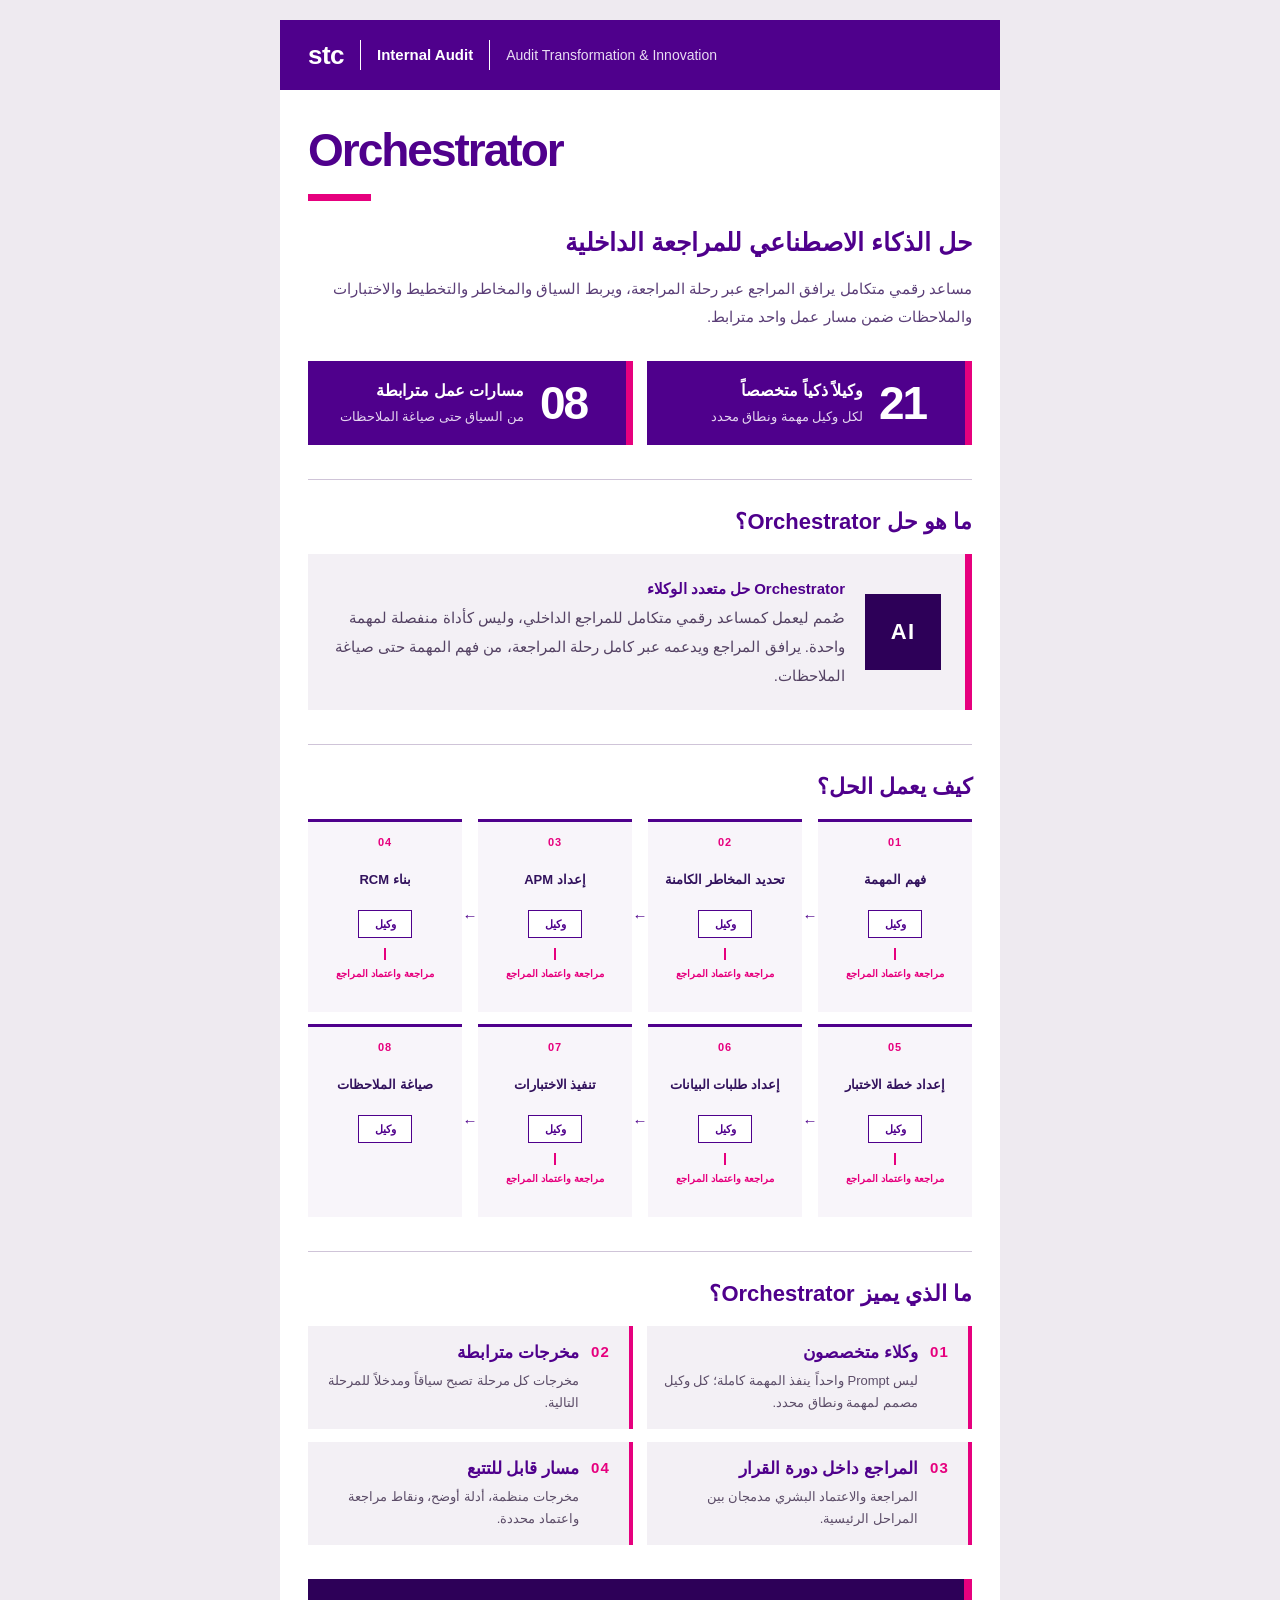
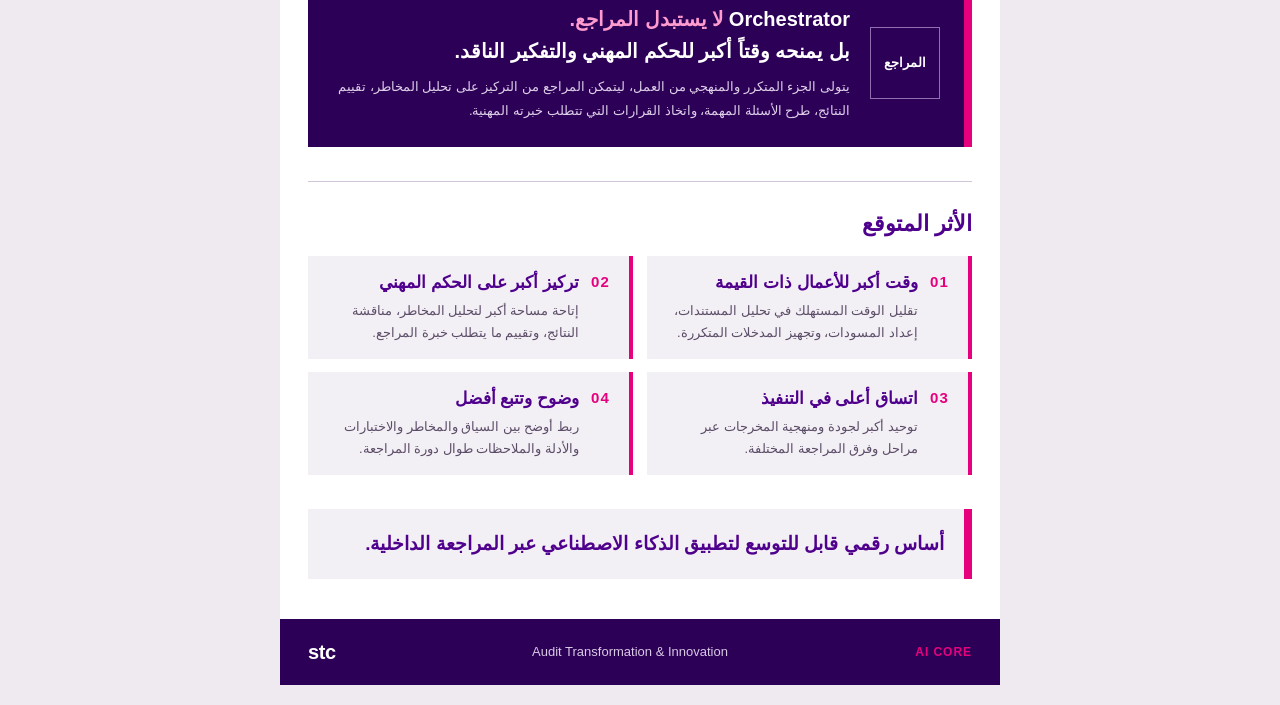
<file: email-poster/Version3/orchestrator_email.html>
<!doctype html>
<html lang="ar" dir="rtl" xmlns:mso="urn:schemas-microsoft-com:office:office" xmlns:msdt="uuid:C2F41010-65B3-11d1-A29F-00AA00C14882">
  <head>
    <meta charset="utf-8" />
    <meta http-equiv="Content-Type" content="text/html; charset=utf-8" />
    <meta name="viewport" content="width=device-width, initial-scale=1" />
    <title>Orchestrator &middot; Internal Audit &middot; stc</title>
  
<!--[if gte mso 9]><xml>
<mso:CustomDocumentProperties>
<mso:_dlc_DocId msdt:dt="string">UQKRV34WMPZ3-1979299420-1462283</mso:_dlc_DocId>
<mso:_dlc_DocIdItemGuid msdt:dt="string">9f2edd7d-0229-4737-b6df-48be648f3ba0</mso:_dlc_DocIdItemGuid>
<mso:_dlc_DocIdUrl msdt:dt="string">https://pwceur.sharepoint.com/sites/ae-GSD-0AMnmKU7FMzEEUk9PVA/_layouts/15/DocIdRedir.aspx?ID=UQKRV34WMPZ3-1979299420-1462283, UQKRV34WMPZ3-1979299420-1462283</mso:_dlc_DocIdUrl>
</mso:CustomDocumentProperties>
</xml><![endif]-->
</head>
  <body dir="rtl" style="margin:0; padding:0; background-color:#eeeaf0; color:#32125d; font-family:'Segoe UI', Tahoma, Arial, sans-serif; -webkit-text-size-adjust:100%; -ms-text-size-adjust:100%;">
    <table dir="ltr" role="presentation" width="100%" border="0" cellpadding="0" cellspacing="0" style="width:100%; border-collapse:collapse; background-color:#eeeaf0; mso-table-lspace:0pt; mso-table-rspace:0pt;">
      <tr>
        <td align="center" style="padding:20px 10px;">

          <table dir="ltr" role="presentation" width="720" border="0" cellpadding="0" cellspacing="0" style="width:720px; max-width:720px; border-collapse:collapse; background-color:#ffffff; mso-table-lspace:0pt; mso-table-rspace:0pt;">

            <!-- TOPBAR -->
            <tr>
              <td bgcolor="#4f008c" style="background-color:#4f008c; padding:20px 28px;">
                <table dir="ltr" role="presentation" border="0" cellpadding="0" cellspacing="0" style="border-collapse:collapse;">
                  <tr>
                    <!-- Replace this text wordmark with a hosted or CID image if desired: <img src="cid:stc-logo-white" width="60" height="30" alt="stc" style="display:block;border:0;" /> -->
                    <td dir="ltr" valign="middle" style="padding-right:16px; color:#ffffff; font-family:Arial, Helvetica, sans-serif; font-size:26px; font-weight:bold; letter-spacing:-0.02em; line-height:30px;">stc</td>
                    <td width="1" bgcolor="#ffffff" style="width:1px; font-size:0; line-height:0;">&nbsp;</td>
                    <td dir="ltr" valign="middle" style="padding:0 16px; color:#ffffff; font-family:Arial, Helvetica, sans-serif; font-size:15px; font-weight:bold; line-height:22px;">Internal Audit</td>
                    <td width="1" bgcolor="#ffffff" style="width:1px; font-size:0; line-height:0;">&nbsp;</td>
                    <td dir="ltr" valign="middle" style="padding-left:16px; color:#e9dcf3; font-family:Arial, Helvetica, sans-serif; font-size:14px; line-height:22px;">Audit Transformation &amp; Innovation</td>
                  </tr>
                </table>
              </td>
            </tr>

            <!-- HERO -->
            <tr>
              <td style="padding:36px 28px 30px;">
                <table dir="ltr" role="presentation" width="664" border="0" cellpadding="0" cellspacing="0" style="width:664px; border-collapse:collapse;">
                  <tr>
                    <td dir="ltr" align="left" style="color:#4f008c; font-family:Arial, Helvetica, sans-serif; font-size:46px; font-weight:bold; letter-spacing:-2px; line-height:48px;">Orchestrator</td>
                  </tr>
                  <tr>
                    <td style="padding-top:20px; font-size:0; line-height:0;">
                      <table dir="ltr" role="presentation" border="0" cellpadding="0" cellspacing="0" style="border-collapse:collapse;">
                        <tr>
                          <td width="63" height="7" bgcolor="#e6007e" style="width:63px; height:7px; font-size:0; line-height:7px;">&nbsp;</td>
                        </tr>
                      </table>
                    </td>
                  </tr>
                  <tr>
                    <td dir="rtl" align="right" style="padding-top:22px; color:#4f008c; font-family:'Segoe UI', Tahoma, Arial, sans-serif; font-size:25px; font-weight:bold; line-height:38px; text-align:right;">حل الذكاء الاصطناعي للمراجعة الداخلية</td>
                  </tr>
                  <tr>
                    <td dir="rtl" align="right" style="padding-top:14px; color:#5b3e77; font-family:'Segoe UI', Tahoma, Arial, sans-serif; font-size:15px; line-height:28px; text-align:right;">مساعد رقمي متكامل يرافق المراجع عبر رحلة المراجعة، ويربط السياق والمخاطر والتخطيط والاختبارات والملاحظات ضمن مسار عمل واحد مترابط.</td>
                  </tr>
                </table>
              </td>
            </tr>

            <!-- STATS: 21 AGENTS / 08 WORKFLOWS -->
            <tr>
              <td style="padding:0 28px;">
                <table dir="ltr" role="presentation" width="664" border="0" cellpadding="0" cellspacing="0" style="width:664px; border-collapse:collapse;">
                  <tr>
                    <td width="325" valign="top" style="width:325px;">
                      <table dir="ltr" role="presentation" width="325" border="0" cellpadding="0" cellspacing="0" style="width:325px; border-collapse:collapse; background-color:#4f008c;">
                        <tr>
                          <td dir="rtl" valign="middle" align="right" style="padding:18px 16px 18px 18px; color:#ffffff; font-family:'Segoe UI', Tahoma, Arial, sans-serif; font-size:16px; font-weight:bold; line-height:24px; text-align:right;">
                            مسارات عمل مترابطة
                            <div style="margin-top:4px; color:#e5d5f0; font-size:13px; font-weight:normal; line-height:20px;">من السياق حتى صياغة الملاحظات</div>
                          </td>
                          <td dir="ltr" valign="middle" align="left" width="86" style="width:86px; padding:14px 0; color:#ffffff; font-family:Arial, Helvetica, sans-serif; font-size:46px; font-weight:bold; letter-spacing:-2px; line-height:50px;">08</td>
                          <td width="7" bgcolor="#e6007e" style="width:7px; font-size:0; line-height:0;">&nbsp;</td>
                        </tr>
                      </table>
                    </td>
                    <td width="14" style="width:14px; font-size:0; line-height:0;">&nbsp;</td>
                    <td width="325" valign="top" style="width:325px;">
                      <table dir="ltr" role="presentation" width="325" border="0" cellpadding="0" cellspacing="0" style="width:325px; border-collapse:collapse; background-color:#4f008c;">
                        <tr>
                          <td dir="rtl" valign="middle" align="right" style="padding:18px 16px 18px 18px; color:#ffffff; font-family:'Segoe UI', Tahoma, Arial, sans-serif; font-size:16px; font-weight:bold; line-height:24px; text-align:right;">
                            وكيلاً ذكياً متخصصاً
                            <div style="margin-top:4px; color:#e5d5f0; font-size:13px; font-weight:normal; line-height:20px;">لكل وكيل مهمة ونطاق محدد</div>
                          </td>
                          <td dir="ltr" valign="middle" align="left" width="86" style="width:86px; padding:14px 0; color:#ffffff; font-family:Arial, Helvetica, sans-serif; font-size:46px; font-weight:bold; letter-spacing:-2px; line-height:50px;">21</td>
                          <td width="7" bgcolor="#e6007e" style="width:7px; font-size:0; line-height:0;">&nbsp;</td>
                        </tr>
                      </table>
                    </td>
                  </tr>
                </table>
              </td>
            </tr>

            <!-- ABOUT -->
            <tr>
              <td style="padding:34px 28px 0;">
                <table dir="ltr" role="presentation" width="664" border="0" cellpadding="0" cellspacing="0" style="width:664px; border-collapse:collapse;">
                  <tr>
                    <td height="1" bgcolor="#cfc4d8" style="height:1px; font-size:0; line-height:1px;">&nbsp;</td>
                  </tr>
                  <tr>
                    <td dir="rtl" align="right" style="padding:26px 0 16px; color:#4f008c; font-family:'Segoe UI', Tahoma, Arial, sans-serif; font-size:22px; font-weight:bold; line-height:32px; text-align:right;">ما هو حل Orchestrator؟</td>
                  </tr>
                  <tr>
                    <td>
                      <table dir="ltr" role="presentation" width="664" border="0" cellpadding="0" cellspacing="0" style="width:664px; border-collapse:collapse; background-color:#f3f0f5;">
                        <tr>
                          <td dir="rtl" valign="middle" align="right" style="padding:20px 20px 20px 22px; color:#544263; font-family:'Segoe UI', Tahoma, Arial, sans-serif; font-size:15px; line-height:29px; text-align:right;">
                            <span style="color:#4f008c; font-weight:bold;">Orchestrator</span> <span style="color:#4f008c; font-weight:bold;">حل متعدد الوكلاء</span><br />صُمم ليعمل كمساعد رقمي متكامل للمراجع الداخلي، وليس كأداة منفصلة لمهمة واحدة. يرافق المراجع ويدعمه عبر كامل رحلة المراجعة، من فهم المهمة حتى صياغة الملاحظات.
                          </td>
                          <!-- Optional hosted or CID icon slot: replace the text block below with <img src="cid:icon-agents" width="76" height="76" alt="" style="display:block;border:0;" /> -->
                          <td valign="middle" width="100" style="width:100px; padding:20px 0;">
                            <table dir="ltr" role="presentation" width="76" border="0" cellpadding="0" cellspacing="0" style="width:76px; border-collapse:collapse; background-color:#2d0058;">
                              <tr>
                                <td dir="ltr" align="center" valign="middle" height="76" style="height:76px; color:#ffffff; font-family:Arial, Helvetica, sans-serif; font-size:22px; font-weight:bold; letter-spacing:0.06em; line-height:26px; text-align:center;">AI</td>
                              </tr>
                            </table>
                          </td>
                          <td width="7" bgcolor="#e6007e" style="width:7px; font-size:0; line-height:0;">&nbsp;</td>
                        </tr>
                      </table>
                    </td>
                  </tr>
                </table>
              </td>
            </tr>

            <!-- WORKFLOW SEQUENCE (8 STEPS, RTL: 01 STARTS AT THE RIGHT) -->
            <tr>
              <td style="padding:34px 28px 0;">
                <table dir="ltr" role="presentation" width="664" border="0" cellpadding="0" cellspacing="0" style="width:664px; border-collapse:collapse;">
                  <tr>
                    <td height="1" bgcolor="#cfc4d8" style="height:1px; font-size:0; line-height:1px;">&nbsp;</td>
                  </tr>
                  <tr>
                    <td dir="rtl" align="right" style="padding:26px 0 16px; color:#4f008c; font-family:'Segoe UI', Tahoma, Arial, sans-serif; font-size:22px; font-weight:bold; line-height:32px; text-align:right;">كيف يعمل الحل؟</td>
                  </tr>

                  <tr>
                    <td>
                      <table dir="ltr" role="presentation" width="664" border="0" cellpadding="0" cellspacing="0" style="width:664px; border-collapse:collapse;">
                        <tr>
                          <td width="154" valign="top" style="width:154px;">
                            <table dir="ltr" role="presentation" width="154" border="0" cellpadding="0" cellspacing="0" style="width:154px; border-collapse:collapse; background-color:#f8f5fa;">
                              <tr><td height="3" bgcolor="#4f008c" style="height:3px; font-size:0; line-height:3px;">&nbsp;</td></tr>
                              <tr>
                                <td dir="rtl" align="center" valign="top" style="padding:12px 10px 14px; text-align:center;">
                                  <div dir="ltr" style="color:#e6007e; font-family:Arial, Helvetica, sans-serif; font-size:11px; font-weight:bold; letter-spacing:0.09em; line-height:16px; text-align:center;">04</div>
                                  <table dir="ltr" role="presentation" width="100%" border="0" cellpadding="0" cellspacing="0" style="width:100%; border-collapse:collapse;"><tr><td dir="rtl" align="center" valign="middle" height="46" style="height:46px; padding:6px 2px 8px; color:#32125d; font-family:'Segoe UI', Tahoma, Arial, sans-serif; font-size:13px; font-weight:bold; line-height:19px; text-align:center;">بناء RCM</td></tr></table>
                                  <table dir="ltr" role="presentation" align="center" border="0" cellpadding="0" cellspacing="0" style="border-collapse:collapse; background-color:#ffffff; border:1px solid #4f008c;">
                                    <tr><td dir="rtl" align="center" valign="middle" width="52" height="26" style="width:52px; height:26px; color:#4f008c; font-family:'Segoe UI', Tahoma, Arial, sans-serif; font-size:11px; font-weight:bold; line-height:26px; text-align:center;">وكيل</td></tr>
                                  </table>
                                  <div style="padding-top:10px; font-size:0; line-height:0;">
                                    <table dir="ltr" role="presentation" align="center" border="0" cellpadding="0" cellspacing="0" style="border-collapse:collapse;">
                                      <tr><td width="2" height="12" bgcolor="#e6007e" style="width:2px; height:12px; font-size:0; line-height:12px;">&nbsp;</td></tr>
                                    </table>
                                  </div>
                                  <table dir="ltr" role="presentation" width="100%" border="0" cellpadding="0" cellspacing="0" style="width:100%; border-collapse:collapse;"><tr><td dir="rtl" align="center" valign="top" height="32" style="height:32px; padding-top:6px; color:#e6007e; font-family:'Segoe UI', Tahoma, Arial, sans-serif; font-size:10px; font-weight:bold; line-height:15px; text-align:center;">مراجعة واعتماد المراجع</td></tr></table>
                                </td>
                              </tr>
                            </table>
                          </td>
                          <td dir="ltr" width="16" align="center" valign="middle" style="width:16px; color:#4f008c; font-family:Arial, Helvetica, sans-serif; font-size:15px; line-height:20px; text-align:center;">&#8592;</td>
                          <td width="154" valign="top" style="width:154px;">
                            <table dir="ltr" role="presentation" width="154" border="0" cellpadding="0" cellspacing="0" style="width:154px; border-collapse:collapse; background-color:#f8f5fa;">
                              <tr><td height="3" bgcolor="#4f008c" style="height:3px; font-size:0; line-height:3px;">&nbsp;</td></tr>
                              <tr>
                                <td dir="rtl" align="center" valign="top" style="padding:12px 10px 14px; text-align:center;">
                                  <div dir="ltr" style="color:#e6007e; font-family:Arial, Helvetica, sans-serif; font-size:11px; font-weight:bold; letter-spacing:0.09em; line-height:16px; text-align:center;">03</div>
                                  <table dir="ltr" role="presentation" width="100%" border="0" cellpadding="0" cellspacing="0" style="width:100%; border-collapse:collapse;"><tr><td dir="rtl" align="center" valign="middle" height="46" style="height:46px; padding:6px 2px 8px; color:#32125d; font-family:'Segoe UI', Tahoma, Arial, sans-serif; font-size:13px; font-weight:bold; line-height:19px; text-align:center;">إعداد APM</td></tr></table>
                                  <table dir="ltr" role="presentation" align="center" border="0" cellpadding="0" cellspacing="0" style="border-collapse:collapse; background-color:#ffffff; border:1px solid #4f008c;">
                                    <tr><td dir="rtl" align="center" valign="middle" width="52" height="26" style="width:52px; height:26px; color:#4f008c; font-family:'Segoe UI', Tahoma, Arial, sans-serif; font-size:11px; font-weight:bold; line-height:26px; text-align:center;">وكيل</td></tr>
                                  </table>
                                  <div style="padding-top:10px; font-size:0; line-height:0;">
                                    <table dir="ltr" role="presentation" align="center" border="0" cellpadding="0" cellspacing="0" style="border-collapse:collapse;">
                                      <tr><td width="2" height="12" bgcolor="#e6007e" style="width:2px; height:12px; font-size:0; line-height:12px;">&nbsp;</td></tr>
                                    </table>
                                  </div>
                                  <table dir="ltr" role="presentation" width="100%" border="0" cellpadding="0" cellspacing="0" style="width:100%; border-collapse:collapse;"><tr><td dir="rtl" align="center" valign="top" height="32" style="height:32px; padding-top:6px; color:#e6007e; font-family:'Segoe UI', Tahoma, Arial, sans-serif; font-size:10px; font-weight:bold; line-height:15px; text-align:center;">مراجعة واعتماد المراجع</td></tr></table>
                                </td>
                              </tr>
                            </table>
                          </td>
                          <td dir="ltr" width="16" align="center" valign="middle" style="width:16px; color:#4f008c; font-family:Arial, Helvetica, sans-serif; font-size:15px; line-height:20px; text-align:center;">&#8592;</td>
                          <td width="154" valign="top" style="width:154px;">
                            <table dir="ltr" role="presentation" width="154" border="0" cellpadding="0" cellspacing="0" style="width:154px; border-collapse:collapse; background-color:#f8f5fa;">
                              <tr><td height="3" bgcolor="#4f008c" style="height:3px; font-size:0; line-height:3px;">&nbsp;</td></tr>
                              <tr>
                                <td dir="rtl" align="center" valign="top" style="padding:12px 10px 14px; text-align:center;">
                                  <div dir="ltr" style="color:#e6007e; font-family:Arial, Helvetica, sans-serif; font-size:11px; font-weight:bold; letter-spacing:0.09em; line-height:16px; text-align:center;">02</div>
                                  <table dir="ltr" role="presentation" width="100%" border="0" cellpadding="0" cellspacing="0" style="width:100%; border-collapse:collapse;"><tr><td dir="rtl" align="center" valign="middle" height="46" style="height:46px; padding:6px 2px 8px; color:#32125d; font-family:'Segoe UI', Tahoma, Arial, sans-serif; font-size:13px; font-weight:bold; line-height:19px; text-align:center;">تحديد المخاطر الكامنة</td></tr></table>
                                  <table dir="ltr" role="presentation" align="center" border="0" cellpadding="0" cellspacing="0" style="border-collapse:collapse; background-color:#ffffff; border:1px solid #4f008c;">
                                    <tr><td dir="rtl" align="center" valign="middle" width="52" height="26" style="width:52px; height:26px; color:#4f008c; font-family:'Segoe UI', Tahoma, Arial, sans-serif; font-size:11px; font-weight:bold; line-height:26px; text-align:center;">وكيل</td></tr>
                                  </table>
                                  <div style="padding-top:10px; font-size:0; line-height:0;">
                                    <table dir="ltr" role="presentation" align="center" border="0" cellpadding="0" cellspacing="0" style="border-collapse:collapse;">
                                      <tr><td width="2" height="12" bgcolor="#e6007e" style="width:2px; height:12px; font-size:0; line-height:12px;">&nbsp;</td></tr>
                                    </table>
                                  </div>
                                  <table dir="ltr" role="presentation" width="100%" border="0" cellpadding="0" cellspacing="0" style="width:100%; border-collapse:collapse;"><tr><td dir="rtl" align="center" valign="top" height="32" style="height:32px; padding-top:6px; color:#e6007e; font-family:'Segoe UI', Tahoma, Arial, sans-serif; font-size:10px; font-weight:bold; line-height:15px; text-align:center;">مراجعة واعتماد المراجع</td></tr></table>
                                </td>
                              </tr>
                            </table>
                          </td>
                          <td dir="ltr" width="16" align="center" valign="middle" style="width:16px; color:#4f008c; font-family:Arial, Helvetica, sans-serif; font-size:15px; line-height:20px; text-align:center;">&#8592;</td>
                          <td width="154" valign="top" style="width:154px;">
                            <table dir="ltr" role="presentation" width="154" border="0" cellpadding="0" cellspacing="0" style="width:154px; border-collapse:collapse; background-color:#f8f5fa;">
                              <tr><td height="3" bgcolor="#4f008c" style="height:3px; font-size:0; line-height:3px;">&nbsp;</td></tr>
                              <tr>
                                <td dir="rtl" align="center" valign="top" style="padding:12px 10px 14px; text-align:center;">
                                  <div dir="ltr" style="color:#e6007e; font-family:Arial, Helvetica, sans-serif; font-size:11px; font-weight:bold; letter-spacing:0.09em; line-height:16px; text-align:center;">01</div>
                                  <table dir="ltr" role="presentation" width="100%" border="0" cellpadding="0" cellspacing="0" style="width:100%; border-collapse:collapse;"><tr><td dir="rtl" align="center" valign="middle" height="46" style="height:46px; padding:6px 2px 8px; color:#32125d; font-family:'Segoe UI', Tahoma, Arial, sans-serif; font-size:13px; font-weight:bold; line-height:19px; text-align:center;">فهم المهمة</td></tr></table>
                                  <table dir="ltr" role="presentation" align="center" border="0" cellpadding="0" cellspacing="0" style="border-collapse:collapse; background-color:#ffffff; border:1px solid #4f008c;">
                                    <tr><td dir="rtl" align="center" valign="middle" width="52" height="26" style="width:52px; height:26px; color:#4f008c; font-family:'Segoe UI', Tahoma, Arial, sans-serif; font-size:11px; font-weight:bold; line-height:26px; text-align:center;">وكيل</td></tr>
                                  </table>
                                  <div style="padding-top:10px; font-size:0; line-height:0;">
                                    <table dir="ltr" role="presentation" align="center" border="0" cellpadding="0" cellspacing="0" style="border-collapse:collapse;">
                                      <tr><td width="2" height="12" bgcolor="#e6007e" style="width:2px; height:12px; font-size:0; line-height:12px;">&nbsp;</td></tr>
                                    </table>
                                  </div>
                                  <table dir="ltr" role="presentation" width="100%" border="0" cellpadding="0" cellspacing="0" style="width:100%; border-collapse:collapse;"><tr><td dir="rtl" align="center" valign="top" height="32" style="height:32px; padding-top:6px; color:#e6007e; font-family:'Segoe UI', Tahoma, Arial, sans-serif; font-size:10px; font-weight:bold; line-height:15px; text-align:center;">مراجعة واعتماد المراجع</td></tr></table>
                                </td>
                              </tr>
                            </table>
                          </td>
                        </tr>
                      </table>
                    </td>
                  </tr>

                  <tr>
                    <td height="12" style="height:12px; font-size:0; line-height:12px;">&nbsp;</td>
                  </tr>

                  <tr>
                    <td>
                      <table dir="ltr" role="presentation" width="664" border="0" cellpadding="0" cellspacing="0" style="width:664px; border-collapse:collapse;">
                        <tr>
                          <td width="154" valign="top" style="width:154px;">
                            <table dir="ltr" role="presentation" width="154" border="0" cellpadding="0" cellspacing="0" style="width:154px; border-collapse:collapse; background-color:#f8f5fa;">
                              <tr><td height="3" bgcolor="#4f008c" style="height:3px; font-size:0; line-height:3px;">&nbsp;</td></tr>
                              <tr>
                                <td dir="rtl" align="center" valign="top" style="padding:12px 10px 14px; text-align:center;">
                                  <div dir="ltr" style="color:#e6007e; font-family:Arial, Helvetica, sans-serif; font-size:11px; font-weight:bold; letter-spacing:0.09em; line-height:16px; text-align:center;">08</div>
                                  <table dir="ltr" role="presentation" width="100%" border="0" cellpadding="0" cellspacing="0" style="width:100%; border-collapse:collapse;"><tr><td dir="rtl" align="center" valign="middle" height="46" style="height:46px; padding:6px 2px 8px; color:#32125d; font-family:'Segoe UI', Tahoma, Arial, sans-serif; font-size:13px; font-weight:bold; line-height:19px; text-align:center;">صياغة الملاحظات</td></tr></table>
                                  <table dir="ltr" role="presentation" align="center" border="0" cellpadding="0" cellspacing="0" style="border-collapse:collapse; background-color:#ffffff; border:1px solid #4f008c;">
                                    <tr><td dir="rtl" align="center" valign="middle" width="52" height="26" style="width:52px; height:26px; color:#4f008c; font-family:'Segoe UI', Tahoma, Arial, sans-serif; font-size:11px; font-weight:bold; line-height:26px; text-align:center;">وكيل</td></tr>
                                  </table>
                                  <div style="padding-top:10px; font-size:0; line-height:0;">
                                    <table dir="ltr" role="presentation" align="center" border="0" cellpadding="0" cellspacing="0" style="border-collapse:collapse;">
                                      <tr><td width="2" height="12" style="width:2px; height:12px; font-size:0; line-height:12px;">&nbsp;</td></tr>
                                    </table>
                                  </div>
                                  <table dir="ltr" role="presentation" width="100%" border="0" cellpadding="0" cellspacing="0" style="width:100%; border-collapse:collapse;"><tr><td dir="rtl" align="center" valign="top" height="32" style="height:32px; padding-top:6px; color:#f8f5fa; font-family:'Segoe UI', Tahoma, Arial, sans-serif; font-size:10px; font-weight:bold; line-height:15px; text-align:center;">&nbsp;</td></tr></table>
                                </td>
                              </tr>
                            </table>
                          </td>
                          <td dir="ltr" width="16" align="center" valign="middle" style="width:16px; color:#4f008c; font-family:Arial, Helvetica, sans-serif; font-size:15px; line-height:20px; text-align:center;">&#8592;</td>
                          <td width="154" valign="top" style="width:154px;">
                            <table dir="ltr" role="presentation" width="154" border="0" cellpadding="0" cellspacing="0" style="width:154px; border-collapse:collapse; background-color:#f8f5fa;">
                              <tr><td height="3" bgcolor="#4f008c" style="height:3px; font-size:0; line-height:3px;">&nbsp;</td></tr>
                              <tr>
                                <td dir="rtl" align="center" valign="top" style="padding:12px 10px 14px; text-align:center;">
                                  <div dir="ltr" style="color:#e6007e; font-family:Arial, Helvetica, sans-serif; font-size:11px; font-weight:bold; letter-spacing:0.09em; line-height:16px; text-align:center;">07</div>
                                  <table dir="ltr" role="presentation" width="100%" border="0" cellpadding="0" cellspacing="0" style="width:100%; border-collapse:collapse;"><tr><td dir="rtl" align="center" valign="middle" height="46" style="height:46px; padding:6px 2px 8px; color:#32125d; font-family:'Segoe UI', Tahoma, Arial, sans-serif; font-size:13px; font-weight:bold; line-height:19px; text-align:center;">تنفيذ الاختبارات</td></tr></table>
                                  <table dir="ltr" role="presentation" align="center" border="0" cellpadding="0" cellspacing="0" style="border-collapse:collapse; background-color:#ffffff; border:1px solid #4f008c;">
                                    <tr><td dir="rtl" align="center" valign="middle" width="52" height="26" style="width:52px; height:26px; color:#4f008c; font-family:'Segoe UI', Tahoma, Arial, sans-serif; font-size:11px; font-weight:bold; line-height:26px; text-align:center;">وكيل</td></tr>
                                  </table>
                                  <div style="padding-top:10px; font-size:0; line-height:0;">
                                    <table dir="ltr" role="presentation" align="center" border="0" cellpadding="0" cellspacing="0" style="border-collapse:collapse;">
                                      <tr><td width="2" height="12" bgcolor="#e6007e" style="width:2px; height:12px; font-size:0; line-height:12px;">&nbsp;</td></tr>
                                    </table>
                                  </div>
                                  <table dir="ltr" role="presentation" width="100%" border="0" cellpadding="0" cellspacing="0" style="width:100%; border-collapse:collapse;"><tr><td dir="rtl" align="center" valign="top" height="32" style="height:32px; padding-top:6px; color:#e6007e; font-family:'Segoe UI', Tahoma, Arial, sans-serif; font-size:10px; font-weight:bold; line-height:15px; text-align:center;">مراجعة واعتماد المراجع</td></tr></table>
                                </td>
                              </tr>
                            </table>
                          </td>
                          <td dir="ltr" width="16" align="center" valign="middle" style="width:16px; color:#4f008c; font-family:Arial, Helvetica, sans-serif; font-size:15px; line-height:20px; text-align:center;">&#8592;</td>
                          <td width="154" valign="top" style="width:154px;">
                            <table dir="ltr" role="presentation" width="154" border="0" cellpadding="0" cellspacing="0" style="width:154px; border-collapse:collapse; background-color:#f8f5fa;">
                              <tr><td height="3" bgcolor="#4f008c" style="height:3px; font-size:0; line-height:3px;">&nbsp;</td></tr>
                              <tr>
                                <td dir="rtl" align="center" valign="top" style="padding:12px 10px 14px; text-align:center;">
                                  <div dir="ltr" style="color:#e6007e; font-family:Arial, Helvetica, sans-serif; font-size:11px; font-weight:bold; letter-spacing:0.09em; line-height:16px; text-align:center;">06</div>
                                  <table dir="ltr" role="presentation" width="100%" border="0" cellpadding="0" cellspacing="0" style="width:100%; border-collapse:collapse;"><tr><td dir="rtl" align="center" valign="middle" height="46" style="height:46px; padding:6px 2px 8px; color:#32125d; font-family:'Segoe UI', Tahoma, Arial, sans-serif; font-size:13px; font-weight:bold; line-height:19px; text-align:center;">إعداد طلبات البيانات</td></tr></table>
                                  <table dir="ltr" role="presentation" align="center" border="0" cellpadding="0" cellspacing="0" style="border-collapse:collapse; background-color:#ffffff; border:1px solid #4f008c;">
                                    <tr><td dir="rtl" align="center" valign="middle" width="52" height="26" style="width:52px; height:26px; color:#4f008c; font-family:'Segoe UI', Tahoma, Arial, sans-serif; font-size:11px; font-weight:bold; line-height:26px; text-align:center;">وكيل</td></tr>
                                  </table>
                                  <div style="padding-top:10px; font-size:0; line-height:0;">
                                    <table dir="ltr" role="presentation" align="center" border="0" cellpadding="0" cellspacing="0" style="border-collapse:collapse;">
                                      <tr><td width="2" height="12" bgcolor="#e6007e" style="width:2px; height:12px; font-size:0; line-height:12px;">&nbsp;</td></tr>
                                    </table>
                                  </div>
                                  <table dir="ltr" role="presentation" width="100%" border="0" cellpadding="0" cellspacing="0" style="width:100%; border-collapse:collapse;"><tr><td dir="rtl" align="center" valign="top" height="32" style="height:32px; padding-top:6px; color:#e6007e; font-family:'Segoe UI', Tahoma, Arial, sans-serif; font-size:10px; font-weight:bold; line-height:15px; text-align:center;">مراجعة واعتماد المراجع</td></tr></table>
                                </td>
                              </tr>
                            </table>
                          </td>
                          <td dir="ltr" width="16" align="center" valign="middle" style="width:16px; color:#4f008c; font-family:Arial, Helvetica, sans-serif; font-size:15px; line-height:20px; text-align:center;">&#8592;</td>
                          <td width="154" valign="top" style="width:154px;">
                            <table dir="ltr" role="presentation" width="154" border="0" cellpadding="0" cellspacing="0" style="width:154px; border-collapse:collapse; background-color:#f8f5fa;">
                              <tr><td height="3" bgcolor="#4f008c" style="height:3px; font-size:0; line-height:3px;">&nbsp;</td></tr>
                              <tr>
                                <td dir="rtl" align="center" valign="top" style="padding:12px 10px 14px; text-align:center;">
                                  <div dir="ltr" style="color:#e6007e; font-family:Arial, Helvetica, sans-serif; font-size:11px; font-weight:bold; letter-spacing:0.09em; line-height:16px; text-align:center;">05</div>
                                  <table dir="ltr" role="presentation" width="100%" border="0" cellpadding="0" cellspacing="0" style="width:100%; border-collapse:collapse;"><tr><td dir="rtl" align="center" valign="middle" height="46" style="height:46px; padding:6px 2px 8px; color:#32125d; font-family:'Segoe UI', Tahoma, Arial, sans-serif; font-size:13px; font-weight:bold; line-height:19px; text-align:center;">إعداد خطة الاختبار</td></tr></table>
                                  <table dir="ltr" role="presentation" align="center" border="0" cellpadding="0" cellspacing="0" style="border-collapse:collapse; background-color:#ffffff; border:1px solid #4f008c;">
                                    <tr><td dir="rtl" align="center" valign="middle" width="52" height="26" style="width:52px; height:26px; color:#4f008c; font-family:'Segoe UI', Tahoma, Arial, sans-serif; font-size:11px; font-weight:bold; line-height:26px; text-align:center;">وكيل</td></tr>
                                  </table>
                                  <div style="padding-top:10px; font-size:0; line-height:0;">
                                    <table dir="ltr" role="presentation" align="center" border="0" cellpadding="0" cellspacing="0" style="border-collapse:collapse;">
                                      <tr><td width="2" height="12" bgcolor="#e6007e" style="width:2px; height:12px; font-size:0; line-height:12px;">&nbsp;</td></tr>
                                    </table>
                                  </div>
                                  <table dir="ltr" role="presentation" width="100%" border="0" cellpadding="0" cellspacing="0" style="width:100%; border-collapse:collapse;"><tr><td dir="rtl" align="center" valign="top" height="32" style="height:32px; padding-top:6px; color:#e6007e; font-family:'Segoe UI', Tahoma, Arial, sans-serif; font-size:10px; font-weight:bold; line-height:15px; text-align:center;">مراجعة واعتماد المراجع</td></tr></table>
                                </td>
                              </tr>
                            </table>
                          </td>
                        </tr>
                      </table>
                    </td>
                  </tr>
                </table>
              </td>
            </tr>

            <!-- DIFFERENTIATORS -->
            <tr>
              <td style="padding:34px 28px 0;">
                <table dir="ltr" role="presentation" width="664" border="0" cellpadding="0" cellspacing="0" style="width:664px; border-collapse:collapse;">
                  <tr>
                    <td height="1" bgcolor="#cfc4d8" style="height:1px; font-size:0; line-height:1px;">&nbsp;</td>
                  </tr>
                  <tr>
                    <td dir="rtl" align="right" style="padding:26px 0 16px; color:#4f008c; font-family:'Segoe UI', Tahoma, Arial, sans-serif; font-size:22px; font-weight:bold; line-height:32px; text-align:right;">ما الذي يميز Orchestrator؟</td>
                  </tr>
                  <tr>
                    <td>
                      <table dir="ltr" role="presentation" width="664" border="0" cellpadding="0" cellspacing="0" style="width:664px; border-collapse:collapse;">
                        <tr>
                          <td width="325" valign="top" style="width:325px;">
                            <table dir="ltr" role="presentation" width="325" border="0" cellpadding="0" cellspacing="0" style="width:325px; border-collapse:collapse; background-color:#f3f0f5;">
                              <tr>
                                <td dir="rtl" valign="top" align="right" style="padding:15px 12px 15px 16px; text-align:right;">
                                  <div style="color:#4f008c; font-family:'Segoe UI', Tahoma, Arial, sans-serif; font-size:17px; font-weight:bold; line-height:24px;">مخرجات مترابطة</div>
                                  <div style="padding-top:5px; color:#5c4d68; font-family:'Segoe UI', Tahoma, Arial, sans-serif; font-size:13px; line-height:22px;">مخرجات كل مرحلة تصبح سياقاً ومدخلاً للمرحلة التالية.</div>
                                </td>
                                <td dir="ltr" valign="top" align="left" width="38" style="width:38px; padding:16px 0 0; color:#e6007e; font-family:Arial, Helvetica, sans-serif; font-size:15px; font-weight:bold; letter-spacing:0.08em; line-height:20px;">02</td>
                                <td width="4" bgcolor="#e6007e" style="width:4px; font-size:0; line-height:0;">&nbsp;</td>
                              </tr>
                            </table>
                          </td>
                          <td width="14" style="width:14px; font-size:0; line-height:0;">&nbsp;</td>
                          <td width="325" valign="top" style="width:325px;">
                            <table dir="ltr" role="presentation" width="325" border="0" cellpadding="0" cellspacing="0" style="width:325px; border-collapse:collapse; background-color:#f3f0f5;">
                              <tr>
                                <td dir="rtl" valign="top" align="right" style="padding:15px 12px 15px 16px; text-align:right;">
                                  <div style="color:#4f008c; font-family:'Segoe UI', Tahoma, Arial, sans-serif; font-size:17px; font-weight:bold; line-height:24px;">وكلاء متخصصون</div>
                                  <div style="padding-top:5px; color:#5c4d68; font-family:'Segoe UI', Tahoma, Arial, sans-serif; font-size:13px; line-height:22px;">ليس Prompt واحداً ينفذ المهمة كاملة؛ كل وكيل مصمم لمهمة ونطاق محدد.</div>
                                </td>
                                <td dir="ltr" valign="top" align="left" width="38" style="width:38px; padding:16px 0 0; color:#e6007e; font-family:Arial, Helvetica, sans-serif; font-size:15px; font-weight:bold; letter-spacing:0.08em; line-height:20px;">01</td>
                                <td width="4" bgcolor="#e6007e" style="width:4px; font-size:0; line-height:0;">&nbsp;</td>
                              </tr>
                            </table>
                          </td>
                        </tr>
                      </table>
                    </td>
                  </tr>
                  <tr>
                    <td height="13" style="height:13px; font-size:0; line-height:13px;">&nbsp;</td>
                  </tr>
                  <tr>
                    <td>
                      <table dir="ltr" role="presentation" width="664" border="0" cellpadding="0" cellspacing="0" style="width:664px; border-collapse:collapse;">
                        <tr>
                          <td width="325" valign="top" style="width:325px;">
                            <table dir="ltr" role="presentation" width="325" border="0" cellpadding="0" cellspacing="0" style="width:325px; border-collapse:collapse; background-color:#f3f0f5;">
                              <tr>
                                <td dir="rtl" valign="top" align="right" style="padding:15px 12px 15px 16px; text-align:right;">
                                  <div style="color:#4f008c; font-family:'Segoe UI', Tahoma, Arial, sans-serif; font-size:17px; font-weight:bold; line-height:24px;">مسار قابل للتتبع</div>
                                  <div style="padding-top:5px; color:#5c4d68; font-family:'Segoe UI', Tahoma, Arial, sans-serif; font-size:13px; line-height:22px;">مخرجات منظمة، أدلة أوضح، ونقاط مراجعة واعتماد محددة.</div>
                                </td>
                                <td dir="ltr" valign="top" align="left" width="38" style="width:38px; padding:16px 0 0; color:#e6007e; font-family:Arial, Helvetica, sans-serif; font-size:15px; font-weight:bold; letter-spacing:0.08em; line-height:20px;">04</td>
                                <td width="4" bgcolor="#e6007e" style="width:4px; font-size:0; line-height:0;">&nbsp;</td>
                              </tr>
                            </table>
                          </td>
                          <td width="14" style="width:14px; font-size:0; line-height:0;">&nbsp;</td>
                          <td width="325" valign="top" style="width:325px;">
                            <table dir="ltr" role="presentation" width="325" border="0" cellpadding="0" cellspacing="0" style="width:325px; border-collapse:collapse; background-color:#f3f0f5;">
                              <tr>
                                <td dir="rtl" valign="top" align="right" style="padding:15px 12px 15px 16px; text-align:right;">
                                  <div style="color:#4f008c; font-family:'Segoe UI', Tahoma, Arial, sans-serif; font-size:17px; font-weight:bold; line-height:24px;">المراجع داخل دورة القرار</div>
                                  <div style="padding-top:5px; color:#5c4d68; font-family:'Segoe UI', Tahoma, Arial, sans-serif; font-size:13px; line-height:22px;">المراجعة والاعتماد البشري مدمجان بين المراحل الرئيسية.</div>
                                </td>
                                <td dir="ltr" valign="top" align="left" width="38" style="width:38px; padding:16px 0 0; color:#e6007e; font-family:Arial, Helvetica, sans-serif; font-size:15px; font-weight:bold; letter-spacing:0.08em; line-height:20px;">03</td>
                                <td width="4" bgcolor="#e6007e" style="width:4px; font-size:0; line-height:0;">&nbsp;</td>
                              </tr>
                            </table>
                          </td>
                        </tr>
                      </table>
                    </td>
                  </tr>
                </table>
              </td>
            </tr>

            <!-- HUMAN IN THE LOOP -->
            <tr>
              <td style="padding:34px 28px 0;">
                <table dir="ltr" role="presentation" width="664" border="0" cellpadding="0" cellspacing="0" style="width:664px; border-collapse:collapse; background-color:#2d0058;">
                  <tr>
                    <td dir="rtl" valign="middle" align="right" style="padding:24px 20px 24px 26px; text-align:right;">
                      <div style="color:#ffffff; font-family:'Segoe UI', Tahoma, Arial, sans-serif; font-size:20px; font-weight:bold; line-height:32px;">Orchestrator <span style="color:#ff9bcf;">لا يستبدل المراجع.</span><br />بل يمنحه وقتاً أكبر للحكم المهني والتفكير الناقد.</div>
                      <div style="padding-top:8px; color:#ddd0e8; font-family:'Segoe UI', Tahoma, Arial, sans-serif; font-size:13px; line-height:24px;">يتولى الجزء المتكرر والمنهجي من العمل، ليتمكن المراجع من التركيز على تحليل المخاطر، تقييم النتائج، طرح الأسئلة المهمة، واتخاذ القرارات التي تتطلب خبرته المهنية.</div>
                    </td>
                    <!-- Optional hosted or CID icon slot: replace the text block below with <img src="cid:icon-review" width="70" height="70" alt="" style="display:block;border:0;" /> -->
                    <td valign="middle" width="94" style="width:94px; padding:24px 0;">
                      <table dir="ltr" role="presentation" width="70" border="0" cellpadding="0" cellspacing="0" style="width:70px; border-collapse:collapse; border:1px solid #8f6fb0;">
                        <tr>
                          <td dir="rtl" align="center" valign="middle" height="70" style="height:70px; color:#ffffff; font-family:'Segoe UI', Tahoma, Arial, sans-serif; font-size:13px; font-weight:bold; line-height:20px; text-align:center;">المراجع</td>
                        </tr>
                      </table>
                    </td>
                    <td width="8" bgcolor="#e6007e" style="width:8px; font-size:0; line-height:0;">&nbsp;</td>
                  </tr>
                </table>
              </td>
            </tr>

            <!-- IMPACT -->
            <tr>
              <td style="padding:34px 28px 0;">
                <table dir="ltr" role="presentation" width="664" border="0" cellpadding="0" cellspacing="0" style="width:664px; border-collapse:collapse;">
                  <tr>
                    <td height="1" bgcolor="#cfc4d8" style="height:1px; font-size:0; line-height:1px;">&nbsp;</td>
                  </tr>
                  <tr>
                    <td dir="rtl" align="right" style="padding:26px 0 16px; color:#4f008c; font-family:'Segoe UI', Tahoma, Arial, sans-serif; font-size:22px; font-weight:bold; line-height:32px; text-align:right;">الأثر المتوقع</td>
                  </tr>
                  <tr>
                    <td>
                      <table dir="ltr" role="presentation" width="664" border="0" cellpadding="0" cellspacing="0" style="width:664px; border-collapse:collapse;">
                        <tr>
                          <td width="325" valign="top" style="width:325px;">
                            <table dir="ltr" role="presentation" width="325" border="0" cellpadding="0" cellspacing="0" style="width:325px; border-collapse:collapse; background-color:#f3f0f5;">
                              <tr>
                                <td dir="rtl" valign="top" align="right" style="padding:15px 12px 15px 16px; text-align:right;">
                                  <div style="color:#4f008c; font-family:'Segoe UI', Tahoma, Arial, sans-serif; font-size:17px; font-weight:bold; line-height:24px;">تركيز أكبر على الحكم المهني</div>
                                  <div style="padding-top:5px; color:#5c4d68; font-family:'Segoe UI', Tahoma, Arial, sans-serif; font-size:13px; line-height:22px;">إتاحة مساحة أكبر لتحليل المخاطر، مناقشة النتائج، وتقييم ما يتطلب خبرة المراجع.</div>
                                </td>
                                <td dir="ltr" valign="top" align="left" width="38" style="width:38px; padding:16px 0 0; color:#e6007e; font-family:Arial, Helvetica, sans-serif; font-size:15px; font-weight:bold; letter-spacing:0.08em; line-height:20px;">02</td>
                                <td width="4" bgcolor="#e6007e" style="width:4px; font-size:0; line-height:0;">&nbsp;</td>
                              </tr>
                            </table>
                          </td>
                          <td width="14" style="width:14px; font-size:0; line-height:0;">&nbsp;</td>
                          <td width="325" valign="top" style="width:325px;">
                            <table dir="ltr" role="presentation" width="325" border="0" cellpadding="0" cellspacing="0" style="width:325px; border-collapse:collapse; background-color:#f3f0f5;">
                              <tr>
                                <td dir="rtl" valign="top" align="right" style="padding:15px 12px 15px 16px; text-align:right;">
                                  <div style="color:#4f008c; font-family:'Segoe UI', Tahoma, Arial, sans-serif; font-size:17px; font-weight:bold; line-height:24px;">وقت أكبر للأعمال ذات القيمة</div>
                                  <div style="padding-top:5px; color:#5c4d68; font-family:'Segoe UI', Tahoma, Arial, sans-serif; font-size:13px; line-height:22px;">تقليل الوقت المستهلك في تحليل المستندات، إعداد المسودات، وتجهيز المدخلات المتكررة.</div>
                                </td>
                                <td dir="ltr" valign="top" align="left" width="38" style="width:38px; padding:16px 0 0; color:#e6007e; font-family:Arial, Helvetica, sans-serif; font-size:15px; font-weight:bold; letter-spacing:0.08em; line-height:20px;">01</td>
                                <td width="4" bgcolor="#e6007e" style="width:4px; font-size:0; line-height:0;">&nbsp;</td>
                              </tr>
                            </table>
                          </td>
                        </tr>
                      </table>
                    </td>
                  </tr>
                  <tr>
                    <td height="13" style="height:13px; font-size:0; line-height:13px;">&nbsp;</td>
                  </tr>
                  <tr>
                    <td>
                      <table dir="ltr" role="presentation" width="664" border="0" cellpadding="0" cellspacing="0" style="width:664px; border-collapse:collapse;">
                        <tr>
                          <td width="325" valign="top" style="width:325px;">
                            <table dir="ltr" role="presentation" width="325" border="0" cellpadding="0" cellspacing="0" style="width:325px; border-collapse:collapse; background-color:#f3f0f5;">
                              <tr>
                                <td dir="rtl" valign="top" align="right" style="padding:15px 12px 15px 16px; text-align:right;">
                                  <div style="color:#4f008c; font-family:'Segoe UI', Tahoma, Arial, sans-serif; font-size:17px; font-weight:bold; line-height:24px;">وضوح وتتبع أفضل</div>
                                  <div style="padding-top:5px; color:#5c4d68; font-family:'Segoe UI', Tahoma, Arial, sans-serif; font-size:13px; line-height:22px;">ربط أوضح بين السياق والمخاطر والاختبارات والأدلة والملاحظات طوال دورة المراجعة.</div>
                                </td>
                                <td dir="ltr" valign="top" align="left" width="38" style="width:38px; padding:16px 0 0; color:#e6007e; font-family:Arial, Helvetica, sans-serif; font-size:15px; font-weight:bold; letter-spacing:0.08em; line-height:20px;">04</td>
                                <td width="4" bgcolor="#e6007e" style="width:4px; font-size:0; line-height:0;">&nbsp;</td>
                              </tr>
                            </table>
                          </td>
                          <td width="14" style="width:14px; font-size:0; line-height:0;">&nbsp;</td>
                          <td width="325" valign="top" style="width:325px;">
                            <table dir="ltr" role="presentation" width="325" border="0" cellpadding="0" cellspacing="0" style="width:325px; border-collapse:collapse; background-color:#f3f0f5;">
                              <tr>
                                <td dir="rtl" valign="top" align="right" style="padding:15px 12px 15px 16px; text-align:right;">
                                  <div style="color:#4f008c; font-family:'Segoe UI', Tahoma, Arial, sans-serif; font-size:17px; font-weight:bold; line-height:24px;">اتساق أعلى في التنفيذ</div>
                                  <div style="padding-top:5px; color:#5c4d68; font-family:'Segoe UI', Tahoma, Arial, sans-serif; font-size:13px; line-height:22px;">توحيد أكبر لجودة ومنهجية المخرجات عبر مراحل وفرق المراجعة المختلفة.</div>
                                </td>
                                <td dir="ltr" valign="top" align="left" width="38" style="width:38px; padding:16px 0 0; color:#e6007e; font-family:Arial, Helvetica, sans-serif; font-size:15px; font-weight:bold; letter-spacing:0.08em; line-height:20px;">03</td>
                                <td width="4" bgcolor="#e6007e" style="width:4px; font-size:0; line-height:0;">&nbsp;</td>
                              </tr>
                            </table>
                          </td>
                        </tr>
                      </table>
                    </td>
                  </tr>
                </table>
              </td>
            </tr>

            <!-- CLOSING -->
            <tr>
              <td style="padding:34px 28px 40px;">
                <table dir="ltr" role="presentation" width="664" border="0" cellpadding="0" cellspacing="0" style="width:664px; border-collapse:collapse; background-color:#f3f0f5;">
                  <tr>
                    <td dir="rtl" align="right" style="padding:20px 20px 20px 26px; color:#4f008c; font-family:'Segoe UI', Tahoma, Arial, sans-serif; font-size:19px; font-weight:bold; line-height:30px; text-align:right;">أساس رقمي قابل للتوسع لتطبيق الذكاء الاصطناعي عبر المراجعة الداخلية.</td>
                    <td width="8" bgcolor="#e6007e" style="width:8px; font-size:0; line-height:0;">&nbsp;</td>
                  </tr>
                </table>
              </td>
            </tr>

            <!-- FOOTER -->
            <tr>
              <td bgcolor="#2d0058" style="background-color:#2d0058; padding:20px 28px;">
                <table dir="ltr" role="presentation" width="664" border="0" cellpadding="0" cellspacing="0" style="width:664px; border-collapse:collapse;">
                  <tr>
                    <!-- Replace this text wordmark with a hosted or CID image if desired: <img src="cid:stc-logo-white" width="48" height="24" alt="stc" style="display:block;border:0;" /> -->
                    <td dir="ltr" valign="middle" align="left" width="70" style="width:70px; color:#ffffff; font-family:Arial, Helvetica, sans-serif; font-size:20px; font-weight:bold; letter-spacing:-0.02em; line-height:26px;">stc</td>
                    <td dir="ltr" valign="middle" align="center" style="color:#d8c9e4; font-family:Arial, Helvetica, sans-serif; font-size:13px; line-height:20px; text-align:center;">Audit Transformation &amp; Innovation</td>
                    <td dir="ltr" valign="middle" align="right" width="90" style="width:90px; color:#e6007e; font-family:Arial, Helvetica, sans-serif; font-size:12px; font-weight:bold; letter-spacing:0.08em; line-height:20px; text-align:right;">AI CORE</td>
                  </tr>
                </table>
              </td>
            </tr>

          </table>

        </td>
      </tr>
    </table>
  </body>
</html>
</file>
